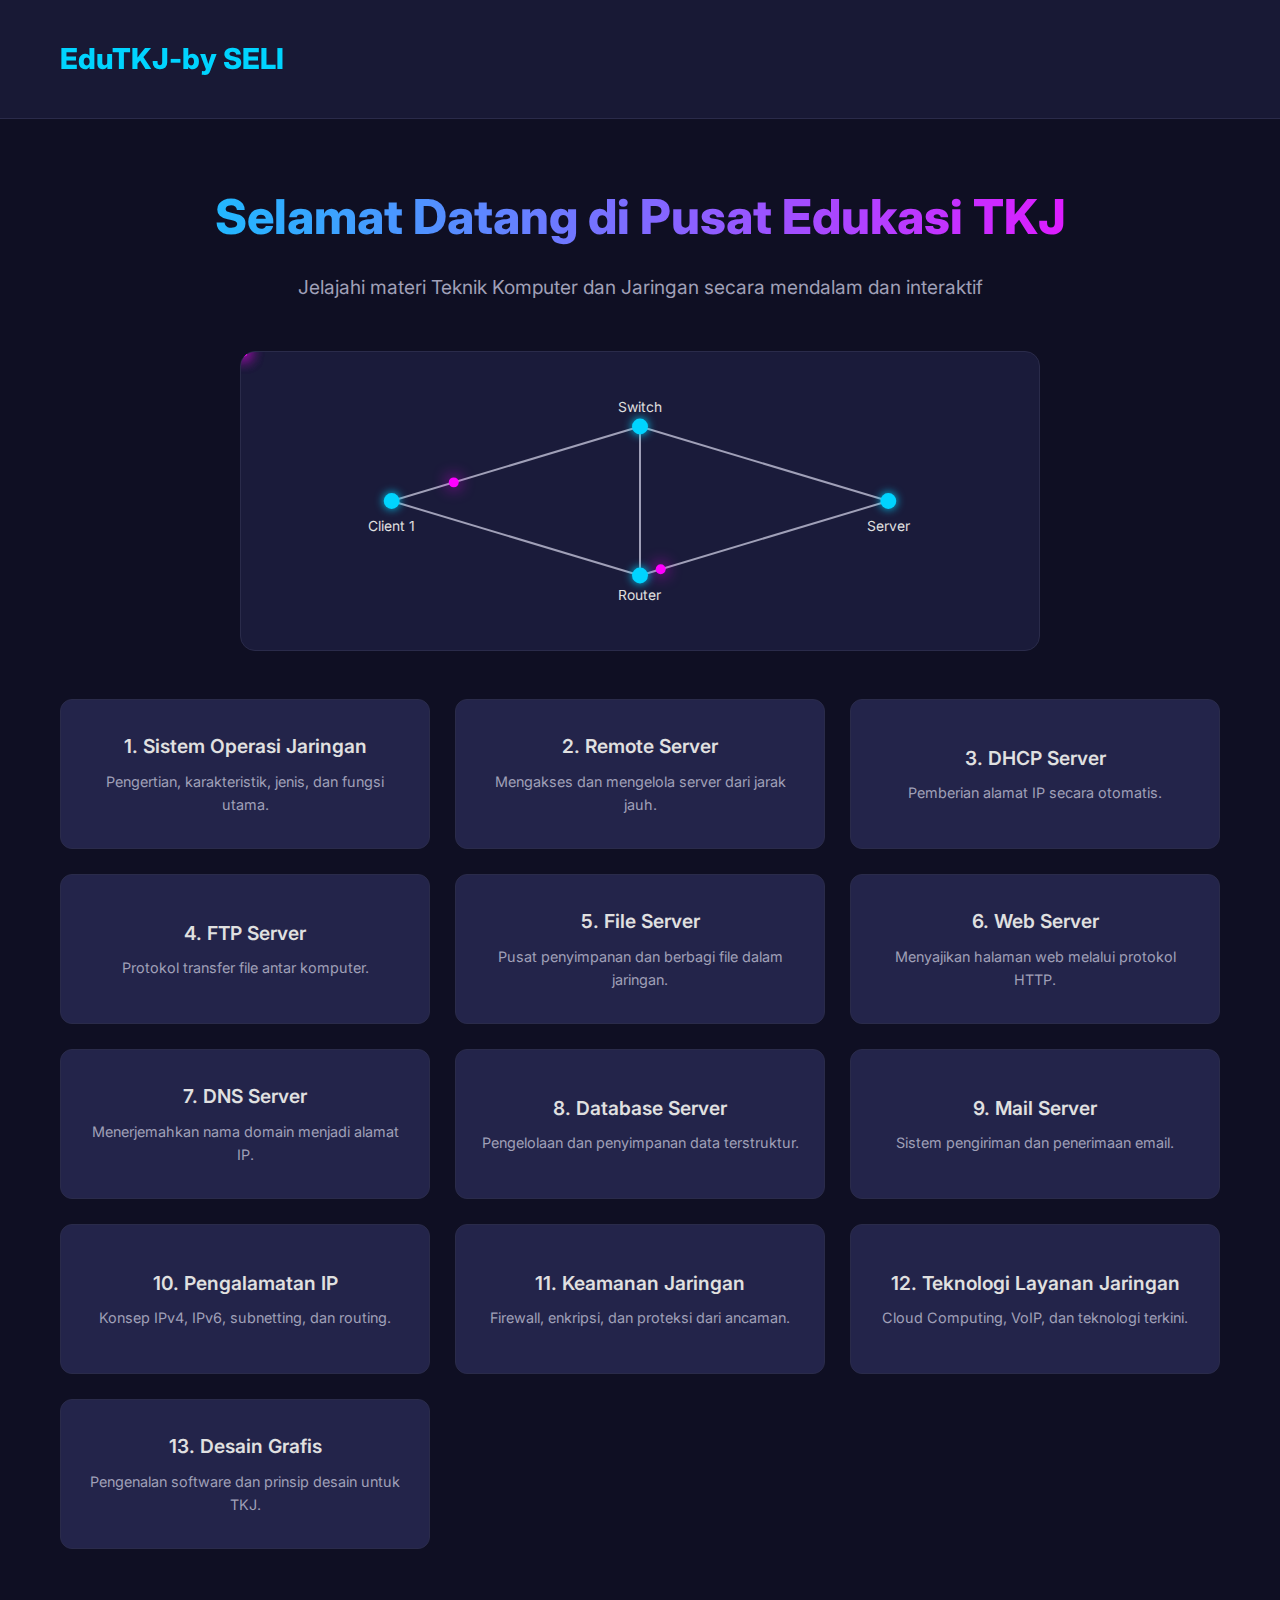
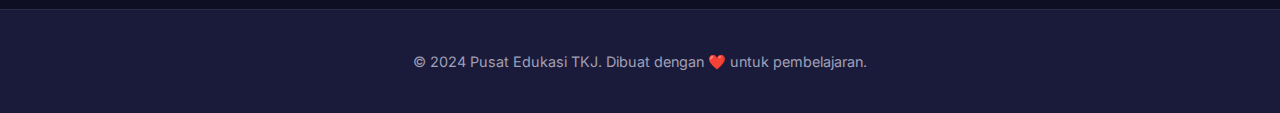
<file: index.html>
<!DOCTYPE html>
<html lang="id">
<head>
    <meta charset="UTF-8">
    <meta name="viewport" content="width=device-width, initial-scale=1.0">
    <title>Pusat Edukasi TKJ - Jelajahi Dunia Jaringan Komputer</title>
    <link rel="preconnect" href="https://fonts.googleapis.com">
    <link rel="preconnect" href="https://fonts.gstatic.com" crossorigin>
    <link href="https://fonts.googleapis.com/css2?family=Inter:wght@400;500;600;700;800&display=swap" rel="stylesheet">
    <link rel="stylesheet" href="style.css">
</head>
<body>

    <header>
        <div class="container">
            <a class="logo" onclick="showLanding()">EduTKJ-by SELI</a>
            <nav>
                <!-- Navigasi bisa ditambahkan di sini jika perlu -->
            </nav>
        </div>
    </header>

    <main>
        <!-- Landing Page View -->
        <section id="landing-page">
            <div class="container">
                <h1 class="hero-title">Selamat Datang di Pusat Edukasi TKJ</h1>
                <p class="hero-subtitle">Jelajahi materi Teknik Komputer dan Jaringan secara mendalam dan interaktif</p>
                
                <div class="network-animation-container">
                    <svg class="network-animation" viewBox="0 0 800 300">
                        <!-- Lines -->
                        <path class="network-line" d="M 150 150 L 400 75" id="line1"/>
                        <path class="network-line" d="M 150 150 L 400 225" id="line2"/>
                        <path class="network-line" d="M 400 75 L 650 150" id="line3"/>
                        <path class="network-line" d="M 400 225 L 650 150" id="line4"/>
                        <path class="network-line" d="M 400 75 L 400 225" id="line5"/>
                        
                        <!-- Data Packets -->
                        <circle r="5" class="data-packet">
                            <animateMotion dur="3s" repeatCount="indefinite">
                                <mpath href="#line1"/>
                            </animateMotion>
                        </circle>
                        <circle r="5" class="data-packet">
                             <animateMotion dur="3s" begin="1s" repeatCount="indefinite">
                                <mpath href="#line2"/>
                            </animateMotion>
                        </circle>
                        <circle r="5" class="data-packet">
                             <animateMotion dur="3s" begin="2s" repeatCount="indefinite">
                                <mpath href="#line3"/>
                            </animateMotion>
                        </circle>
                        <circle r="5" class="data-packet">
                             <animateMotion dur="3s" begin="0.5s" repeatCount="indefinite">
                                <mpath href="#line4"/>
                            </animateMotion>
                        </circle>
                        <circle r="5" class="data-packet">
                             <animateMotion dur="2s" begin="1.5s" repeatCount="indefinite">
                                <mpath href="#line5"/>
                            </animateMotion>
                        </circle>

                        <!-- Nodes -->
                        <circle cx="150" cy="150" r="8" class="network-node"/>
                        <circle cx="400" cy="75" r="8" class="network-node"/>
                        <circle cx="400" cy="225" r="8" class="network-node"/>
                        <circle cx="650" cy="150" r="8" class="network-node"/>
                        
                        <text x="150" y="180" fill="#e0e0e0" text-anchor="middle" font-size="14">Client 1</text>
                        <text x="400" y="60" fill="#e0e0e0" text-anchor="middle" font-size="14">Switch</text>
                        <text x="400" y="250" fill="#e0e0e0" text-anchor="middle" font-size="14">Router</text>
                        <text x="650" y="180" fill="#e0e0e0" text-anchor="middle" font-size="14">Server</text>
                    </svg>
                </div>

                <div class="topics-grid">
                    <div class="topic-card" onclick="showContent('sisop-jaringan')">
                        <h3>1. Sistem Operasi Jaringan</h3>
                        <p>Pengertian, karakteristik, jenis, dan fungsi utama.</p>
                    </div>
                    <div class="topic-card" onclick="showContent('remote-server')">
                        <h3>2. Remote Server</h3>
                        <p>Mengakses dan mengelola server dari jarak jauh.</p>
                    </div>
                    <div class="topic-card" onclick="showContent('dhcp-server')">
                        <h3>3. DHCP Server</h3>
                        <p>Pemberian alamat IP secara otomatis.</p>
                    </div>
                    <div class="topic-card" onclick="showContent('ftp-server')">
                        <h3>4. FTP Server</h3>
                        <p>Protokol transfer file antar komputer.</p>
                    </div>
                    <div class="topic-card" onclick="showContent('file-server')">
                        <h3>5. File Server</h3>
                        <p>Pusat penyimpanan dan berbagi file dalam jaringan.</p>
                    </div>
                    <div class="topic-card" onclick="showContent('web-server')">
                        <h3>6. Web Server</h3>
                        <p>Menyajikan halaman web melalui protokol HTTP.</p>
                    </div>
                    <div class="topic-card" onclick="showContent('dns-server')">
                        <h3>7. DNS Server</h3>
                        <p>Menerjemahkan nama domain menjadi alamat IP.</p>
                    </div>
                    <div class="topic-card" onclick="showContent('database-server')">
                        <h3>8. Database Server</h3>
                        <p>Pengelolaan dan penyimpanan data terstruktur.</p>
                    </div>
                    <div class="topic-card" onclick="showContent('mail-server')">
                        <h3>9. Mail Server</h3>
                        <p>Sistem pengiriman dan penerimaan email.</p>
                    </div>
                    <div class="topic-card" onclick="showContent('pengalamatan-ip')">
                        <h3>10. Pengalamatan IP</h3>
                        <p>Konsep IPv4, IPv6, subnetting, dan routing.</p>
                    </div>
                    <div class="topic-card" onclick="showContent('keamanan-jaringan')">
                        <h3>11. Keamanan Jaringan</h3>
                        <p>Firewall, enkripsi, dan proteksi dari ancaman.</p>
                    </div>
                    <div class="topic-card" onclick="showContent('teknologi-layanan')">
                        <h3>12. Teknologi Layanan Jaringan</h3>
                        <p>Cloud Computing, VoIP, dan teknologi terkini.</p>
                    </div>
                    <div class="topic-card" onclick="showContent('desain-grafis')">
                        <h3>13. Desain Grafis</h3>
                        <p>Pengenalan software dan prinsip desain untuk TKJ.</p>
                    </div>
                </div>
            </div>
        </section>

        <!-- Wadah untuk konten materi yang dimuat secara dinamis -->
        <div id="content-container" class="content-page"></div>

    </main>

    <footer>
        <div class="container">
            <p>&copy; 2024 Pusat Edukasi TKJ. Dibuat dengan ❤️ untuk pembelajaran.</p>
        </div>
    </footer>

    <script src="script.js"></script>
</body>
</html>
</file>
<file: style.css>
:root {
    --bg-primary: #0f0f23;
    --bg-secondary: #1a1b3a;
    --bg-card: #23244a;
    --text-primary: #e0e0e0;
    --text-secondary: #a0a0b8;
    --accent-color: #00d4ff;
    --accent-hover: #00a8cc;
    --border-color: #2a2b4a;
    --shadow: 0 10px 30px rgba(0, 0, 0, 0.5);
}

* {
    margin: 0;
    padding: 0;
    box-sizing: border-box;
}

html {
    scroll-behavior: smooth;
}

body {
    font-family: 'Inter', sans-serif;
    background-color: var(--bg-primary);
    color: var(--text-primary);
    line-height: 1.6;
    overflow-x: hidden;
}

.container {
    max-width: 1200px;
    margin: 0 auto;
    padding: 20px;
}

/* Header */
header {
    background-color: var(--bg-secondary);
    padding: 1rem 0;
    border-bottom: 1px solid var(--border-color);
    position: sticky;
    top: 0;
    z-index: 1000;
    backdrop-filter: blur(10px);
    background-color: rgba(26, 27, 58, 0.8);
}

header .container {
    display: flex;
    justify-content: space-between;
    align-items: center;
}

.logo {
    font-size: 1.8rem;
    font-weight: 800;
    color: var(--accent-color);
    text-decoration: none;
    transition: color 0.3s ease;
    cursor: pointer;
}

.logo:hover {
    color: var(--text-primary);
}

/* Main Content */
main {
    min-height: calc(100vh - 70px);
}

/* Landing Page */
#landing-page {
    text-align: center;
    padding: 40px 0;
    display: block; /* Default state */
}

.hero-title {
    font-size: 3rem;
    font-weight: 800;
    margin-bottom: 1rem;
    background: linear-gradient(90deg, var(--accent-color), #ff00ff);
    -webkit-background-clip: text;
    -webkit-text-fill-color: transparent;
    background-clip: text;
}

.hero-subtitle {
    font-size: 1.2rem;
    color: var(--text-secondary);
    margin-bottom: 3rem;
}

/* Network Animation */
.network-animation-container {
    max-width: 800px;
    height: 300px;
    margin: 2rem auto;
    background: var(--bg-secondary);
    border-radius: 15px;
    border: 1px solid var(--border-color);
    display: flex;
    justify-content: center;
    align-items: center;
    overflow: hidden;
}

.network-animation {
    width: 100%;
    height: 100%;
}

.network-node {
    fill: var(--accent-color);
    filter: drop-shadow(0 0 5px var(--accent-color));
}

.network-line {
    stroke: var(--text-secondary);
    stroke-width: 2;
    fill: none;
}

.data-packet {
    fill: #ff00ff;
    filter: drop-shadow(0 0 8px #ff00ff);
}

@keyframes pulse {
    0%, 100% { r: 8; opacity: 1; }
    50% { r: 12; opacity: 0.7; }
}

.network-node {
    animation: pulse 2s infinite ease-in-out;
}
.network-node:nth-child(2) { animation-delay: 0.5s; }
.network-node:nth-child(3) { animation-delay: 1s; }
.network-node:nth-child(4) { animation-delay: 1.5s; }

/* Topic Grid */
.topics-grid {
    display: grid;
    grid-template-columns: repeat(auto-fit, minmax(280px, 1fr));
    gap: 25px;
    margin-top: 3rem;
}

.topic-card {
    background-color: var(--bg-card);
    border: 1px solid var(--border-color);
    border-radius: 12px;
    padding: 25px;
    cursor: pointer;
    transition: all 0.3s cubic-bezier(0.4, 0, 0.2, 1);
    display: flex;
    flex-direction: column;
    justify-content: center;
    align-items: center;
    text-align: center;
    min-height: 150px;
}

.topic-card:hover {
    transform: translateY(-10px) scale(1.02);
    background-color: var(--bg-secondary);
    border-color: var(--accent-color);
    box-shadow: 0 15px 40px rgba(0, 212, 255, 0.2);
}

.topic-card h3 {
    font-size: 1.2rem;
    font-weight: 600;
    color: var(--text-primary);
    margin-bottom: 0.5rem;
}

.topic-card p {
    font-size: 0.9rem;
    color: var(--text-secondary);
}

/* Content Page */
.content-page {
    display: none; /* Hidden by default */
    padding: 40px 0;
    animation: fadeIn 0.5s ease-in-out;
}

.content-page.active {
    display: block; /* Shown when active */
}

@keyframes fadeIn {
    from { opacity: 0; transform: translateY(20px); }
    to { opacity: 1; transform: translateY(0); }
}

.content-header {
    text-align: center;
    margin-bottom: 2rem;
    border-bottom: 2px solid var(--accent-color);
    padding-bottom: 1rem;
}

.content-header h1 {
    font-size: 2.5rem;
    font-weight: 700;
    color: var(--accent-color);
}

.content-body {
    max-width: 800px;
    margin: 0 auto;
    font-size: 1.1rem;
    color: var(--text-primary);
}

.content-body h2 {
    font-size: 1.8rem;
    margin-top: 2.5rem;
    margin-bottom: 1rem;
    color: var(--text-primary);
    border-left: 4px solid var(--accent-color);
    padding-left: 15px;
}

.content-body h3 {
    font-size: 1.4rem;
    margin-top: 2rem;
    margin-bottom: 0.8rem;
    color: var(--text-primary);
}

.content-body p {
    margin-bottom: 1rem;
    text-align: justify;
}

.content-body ul, .content-body ol {
    margin-left: 30px;
    margin-bottom: 1rem;
}

.content-body li {
    margin-bottom: 0.5rem;
}

.content-body strong, .content-body b {
    color: var(--accent-color);
}

.back-btn {
    display: inline-block;
    margin-top: 2rem;
    padding: 12px 25px;
    background-color: var(--bg-card);
    color: var(--accent-color);
    border: 2px solid var(--accent-color);
    border-radius: 50px;
    font-size: 1rem;
    font-weight: 600;
    cursor: pointer;
    text-decoration: none;
    transition: all 0.3s ease;
}

.back-btn:hover {
    background-color: var(--accent-color);
    color: var(--bg-primary);
    transform: scale(1.05);
    box-shadow: 0 5px 15px rgba(0, 212, 255, 0.4);
}

/* Footer */
footer {
    text-align: center;
    padding: 20px;
    background-color: var(--bg-secondary);
    border-top: 1px solid var(--border-color);
    color: var(--text-secondary);
    font-size: 0.9rem;
}

/* Responsive Design */
@media (max-width: 768px) {
    .hero-title {
        font-size: 2.2rem;
    }
    .hero-subtitle {
        font-size: 1rem;
    }
    .topics-grid {
        grid-template-columns: repeat(auto-fit, minmax(250px, 1fr));
        gap: 15px;
    }
    .content-header h1 {
        font-size: 2rem;
    }
    .content-body {
        font-size: 1rem;
    }
}
</file>
